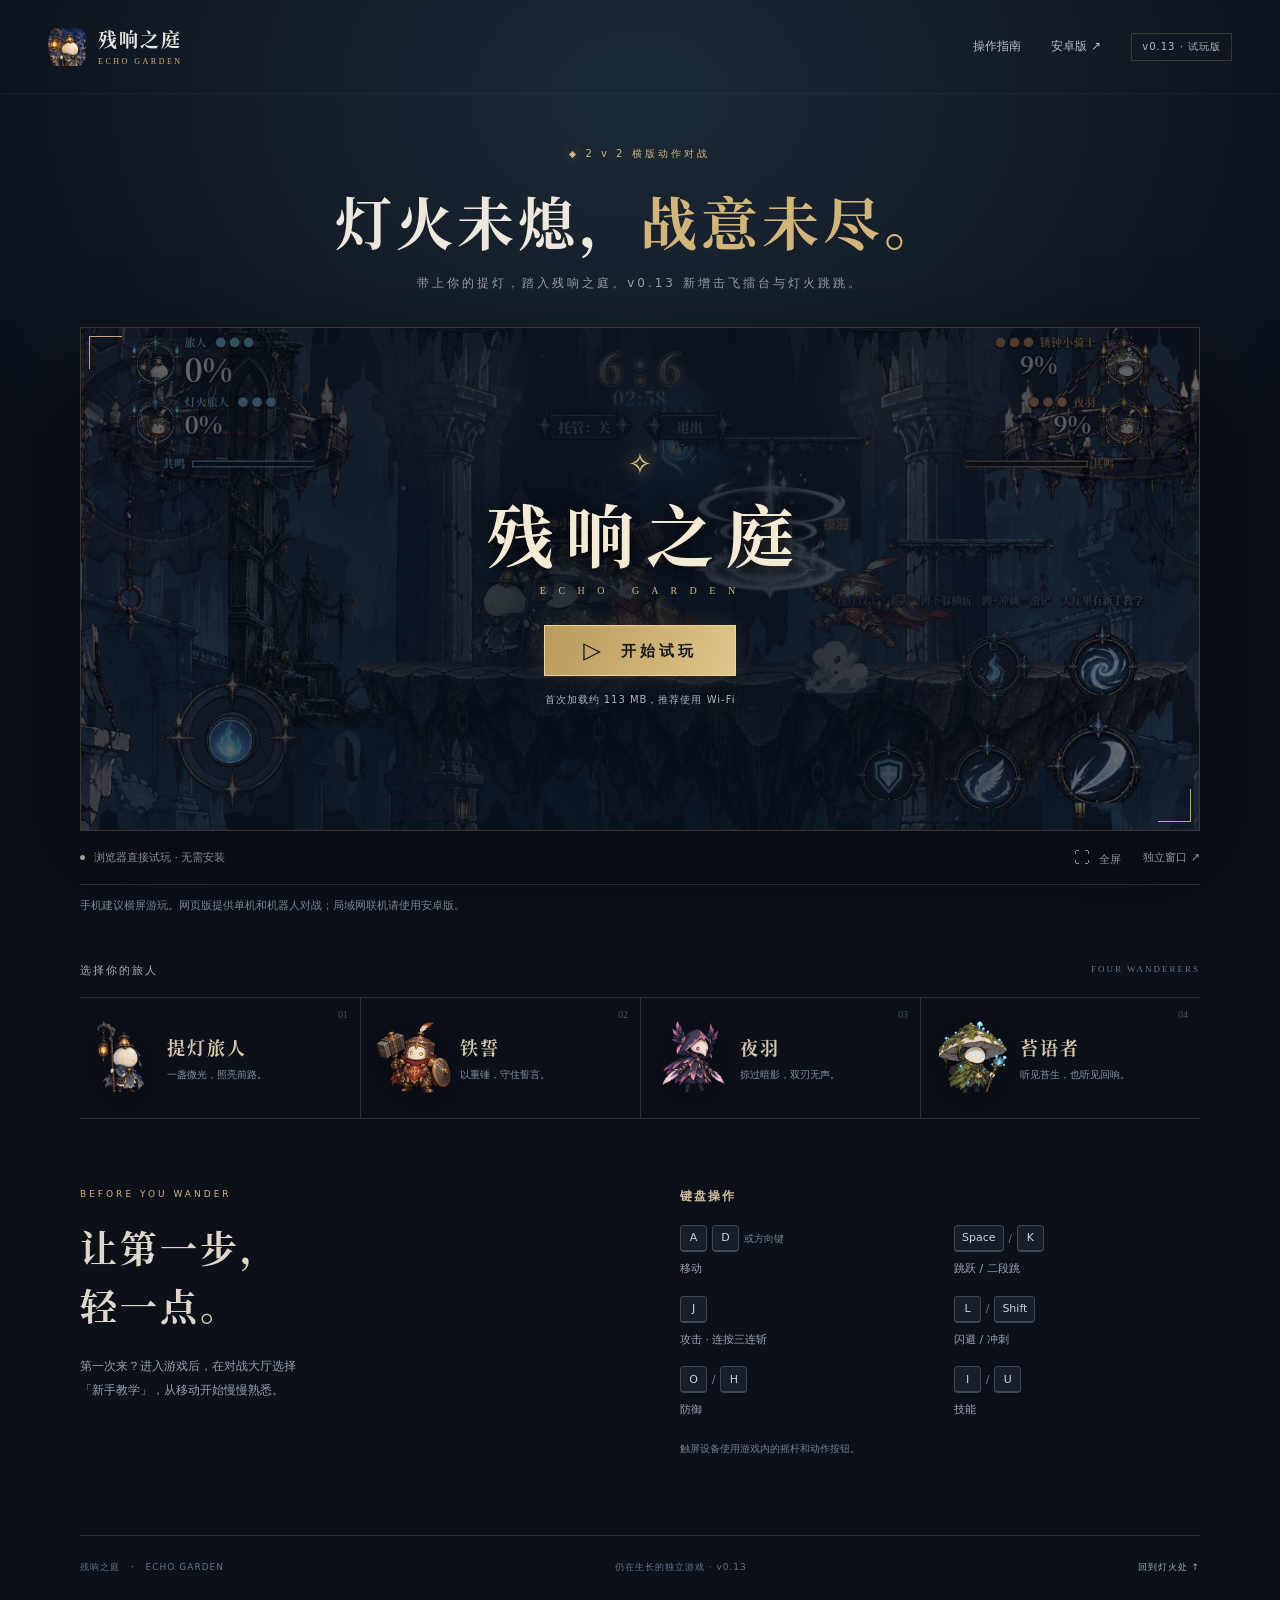
<file: index.html>
<!doctype html>
<html lang="zh-CN">
<head>
  <meta charset="utf-8">
  <meta name="viewport" content="width=device-width, initial-scale=1, viewport-fit=cover">
  <meta name="theme-color" content="#0b1019">
  <meta name="description" content="《残响之庭》2v2 横版动作对战。选择提灯旅人、铁誓、夜羽或苔语者，在浏览器里踏入残响之庭。">
  <meta property="og:title" content="残响之庭 · ECHO GARDEN">
  <meta property="og:description" content="灯火未熄，战意未尽。打开浏览器，即刻试玩。">
  <meta property="og:image" content="https://aqiao021.github.io/canxiang/assets/battle.png">
  <title>残响之庭 · ECHO GARDEN</title>
  <link rel="icon" href="assets/icon.png" type="image/png">
  <link rel="stylesheet" href="style.css">
  <script src="app.js?v=0.13" defer></script>
</head>
<body>
  <a class="skip" href="#play">跳到游戏</a>
  <header class="site-header">
    <a class="brand" href="./" aria-label="残响之庭首页"><img src="assets/icon.png" alt="" width="38" height="38"><span>残响之庭<small>ECHO GARDEN</small></span></a>
    <nav aria-label="主导航"><a href="#guide">操作指南</a><a href="https://github.com/Aqiao021/canxiang/releases/download/v0.13/canxiang_v0.13_debug.apk" download>安卓版 <span aria-hidden="true">↗</span></a><span class="version">v0.13 · 试玩版</span></nav>
  </header>
  <main>
    <section class="intro" aria-labelledby="title">
      <p class="eyebrow"><span></span> 2 v 2 横版动作对战</p>
      <h1 id="title">灯火未熄，<em>战意未尽。</em></h1>
      <p class="intro-copy">带上你的提灯，踏入残响之庭。v0.13 新增击飞擂台与灯火跳跳。</p>
    </section>
    <section class="play-area" id="play" aria-label="游戏试玩">
      <div class="player" id="player">
        <img class="poster" src="assets/battle.png" alt="残响之庭真实对战画面：四位旅人在古老大厅中交锋" width="1600" height="720" fetchpriority="high">
        <div class="start-screen" id="start-screen">
          <span class="sigil" aria-hidden="true">✧</span>
          <p class="player-wordmark">残响之庭</p>
          <p class="player-subtitle">E C H O &nbsp; G A R D E N</p>
          <button class="start-button" id="start" type="button"><span aria-hidden="true">▷</span> 开始试玩</button>
          <p class="load-note" id="load-note">首次加载约 113 MB，推荐使用 Wi-Fi</p>
        </div>
        <div class="loading-screen" id="loading-screen" hidden>
          <span class="loading-lantern" aria-hidden="true">✧</span>
          <p id="loading-label" role="status" aria-live="polite">正在点亮提灯…</p>
          <progress id="load-progress" max="100" aria-label="游戏加载进度"></progress>
          <p class="loading-detail" id="loading-detail">正在加载游戏资源，请稍候</p>
          <button id="retry" class="secondary-button" hidden type="button">重新加载</button>
        </div>
        <div id="game-mount"></div>
      </div>
      <div class="player-toolbar"><p><span class="status-dot"></span><span id="play-status">浏览器直接试玩 · 无需安装</span></p><div><button id="fullscreen" type="button" aria-label="游戏全屏">⛶ <span>全屏</span></button><a href="game/index.html" target="_blank" rel="noopener">独立窗口 ↗</a></div></div>
      <p class="mobile-note">手机建议横屏游玩。网页版提供单机和机器人对战；局域网联机请使用安卓版。</p>
    </section>
    <section class="characters" aria-label="四位可选角色">
      <div class="section-label"><span>选择你的旅人</span><span>FOUR WANDERERS</span></div>
      <div class="character-list">
        <article><img src="assets/lantern.png" alt="提灯旅人" width="112" height="112" loading="lazy"><div><h2>提灯旅人</h2><p>一盏微光，照亮前路。</p></div><span class="character-number">01</span></article>
        <article><img src="assets/iron.png" alt="铁誓" width="112" height="112" loading="lazy"><div><h2>铁誓</h2><p>以重锤，守住誓言。</p></div><span class="character-number">02</span></article>
        <article><img src="assets/shadow.png" alt="夜羽" width="112" height="112" loading="lazy"><div><h2>夜羽</h2><p>掠过暗影，双刃无声。</p></div><span class="character-number">03</span></article>
        <article><img src="assets/moss.png" alt="苔语者" width="112" height="112" loading="lazy"><div><h2>苔语者</h2><p>听见苔生，也听见回响。</p></div><span class="character-number">04</span></article>
      </div>
    </section>
    <section class="guide" id="guide" aria-labelledby="guide-title">
      <div><p class="eyebrow">BEFORE YOU WANDER</p><h2 id="guide-title">让第一步，<br>轻一点。</h2><p>第一次来？进入游戏后，在对战大厅选择<br>「新手教学」，从移动开始慢慢熟悉。</p></div>
      <div class="controls"><h3>键盘操作</h3><dl><div><dt><kbd>A</kbd><kbd>D</kbd> <span>或方向键</span></dt><dd>移动</dd></div><div><dt><kbd>Space</kbd><span> / </span><kbd>K</kbd></dt><dd>跳跃 / 二段跳</dd></div><div><dt><kbd>J</kbd></dt><dd>攻击 · 连按三连斩</dd></div><div><dt><kbd>L</kbd><span> / </span><kbd>Shift</kbd></dt><dd>闪避 / 冲刺</dd></div><div><dt><kbd>O</kbd><span> / </span><kbd>H</kbd></dt><dd>防御</dd></div><div><dt><kbd>I</kbd><span> / </span><kbd>U</kbd></dt><dd>技能</dd></div></dl><p>触屏设备使用游戏内的摇杆和动作按钮。</p></div>
    </section>
    <footer><span>残响之庭 <span class="footer-dot">·</span> ECHO GARDEN</span><p>仍在生长的独立游戏 · v0.13</p><a href="#play">回到灯火处 ↑</a></footer>
  </main>
</body>
</html>
</file>
<file: style.css>
@font-face{font-family:Garden;src:url('assets/garden.otf') format('opentype');font-weight:700;font-display:swap}
:root{color-scheme:dark;--bg:#0b1019;--text:#e7e6e2;--muted:#98a0ac;--gold:#d3b579;--line:#29303b;--serif:Garden,'Songti SC','SimSun',serif}
*{box-sizing:border-box}html{scroll-behavior:smooth;scroll-padding-top:24px}body{margin:0;background:radial-gradient(ellipse 60% 35% at 50% 6%,#1b2936 0,transparent 100%),var(--bg);color:var(--text);font-family:system-ui,-apple-system,'Segoe UI','Microsoft YaHei',sans-serif;font-size:14px;line-height:1.6}a{color:inherit;text-decoration:none}button{font:inherit;color:inherit;cursor:pointer}button:disabled{cursor:wait}a,button{-webkit-tap-highlight-color:transparent}a:focus-visible,button:focus-visible{outline:2px solid #f2ce89;outline-offset:5px}.skip{position:absolute;top:-60px;left:16px;background:var(--gold);color:var(--bg);padding:12px;z-index:20}.skip:focus{top:10px}[hidden]{display:none!important}.site-header{max-width:1280px;margin:auto;min-height:94px;padding:20px 48px;display:flex;align-items:center;justify-content:space-between;border-bottom:1px solid #9eb1c010}.brand{display:flex;align-items:center;gap:12px}.brand img{border-radius:9px}.brand span{font-family:var(--serif);font-size:19px;letter-spacing:2px}.brand small{display:block;font-family:Georgia,serif;font-size:8px;letter-spacing:2.5px;color:var(--gold);margin-top:1px}nav{display:flex;align-items:center;gap:30px;font-size:12px;color:#b6bdc6}nav a:hover{color:var(--gold)}.version{font-size:10px;letter-spacing:1px;color:#afbbbd;border:1px solid #d3b57935;padding:5px 10px}.intro{text-align:center;padding:52px 20px 34px}.eyebrow{display:flex;justify-content:center;align-items:center;gap:10px;font-size:10px;letter-spacing:3px;color:var(--gold);margin:0 0 17px}.eyebrow>span{width:5px;height:5px;background:var(--gold);transform:rotate(45deg);box-shadow:0 0 12px #ecbb6270}h1{font-family:var(--serif);font-weight:700;font-size:clamp(34px,4.5vw,57px);letter-spacing:4px;line-height:1.45;margin:0;color:#eee8dc}h1 em{font-style:normal;color:var(--gold)}.intro-copy{font-size:12px;color:var(--muted);letter-spacing:3px;margin:12px 0 0}main{max-width:1184px;margin:auto;padding:0 32px}.play-area{scroll-margin-top:20px}.player{width:100%;aspect-ratio:20/9;position:relative;overflow:hidden;background:#070b12;border:1px solid #b79b624d;box-shadow:0 25px 80px #0006}.player:before,.player:after{content:'';position:absolute;z-index:6;width:32px;height:32px;pointer-events:none;border-color:#cba568;border-style:solid}.player:before{top:8px;left:8px;border-width:1px 0 0 1px}.player:after{bottom:8px;right:8px;border-width:0 1px 1px 0}.poster{width:100%;height:100%;object-fit:cover;opacity:.72;display:block;filter:saturate(.7)}.start-screen,.loading-screen{position:absolute;inset:0;display:flex;flex-direction:column;align-items:center;justify-content:center;text-align:center;background:linear-gradient(90deg,#07101c66,#07101cc9 40%,#07101cc9 60%,#07101c66);z-index:3}.sigil{color:#e4c481;font-size:29px;line-height:1;text-shadow:0 0 16px #c8a965}.player-wordmark{font-family:var(--serif);font-size:clamp(30px,5.3vw,69px);line-height:1.2;letter-spacing:12px;margin:13px 0 10px 12px;color:#f5ead3;text-shadow:0 3px 20px #000}.player-subtitle{font-family:Georgia,serif;color:#c9b58d;font-size:10px;margin:0 0 26px;letter-spacing:5px}.start-button{display:flex;align-items:center;gap:16px;justify-content:center;border:1px solid #eed19b;box-shadow:0 0 25px #d9b06525,inset 0 0 20px #f4dd9e16;background:linear-gradient(110deg,#b8995c,#e0c58a);color:#171a1d;min-height:51px;min-width:192px;font-size:15px;font-weight:700;letter-spacing:4px;transition:filter .2s,transform .2s}.start-button:hover{filter:brightness(1.13);transform:translateY(-2px)}.start-button>span{font-size:23px;font-weight:400;line-height:1}.load-note{font-size:10px;color:#b0b6bf;letter-spacing:1px;margin:16px 8px 0}.player-toolbar{display:flex;align-items:center;justify-content:space-between;gap:16px;min-height:54px;border-bottom:1px solid var(--line);font-size:11px;color:#a6afba}.player-toolbar p{display:flex;align-items:center;gap:9px;margin:0}.status-dot{width:5px;height:5px;border-radius:50%;background:#97b6a2}.player-toolbar>div{display:flex;align-items:center;gap:22px}.player-toolbar button{border:none;background:transparent;color:inherit;padding:10px 0;font-size:16px}.player-toolbar button span{font-size:11px;margin-left:4px}.player-toolbar a:hover,.player-toolbar button:hover{color:var(--gold)}.mobile-note{font-size:11px;color:#7f8a9b;margin:12px 0 0}.characters{margin:48px 0 0}.section-label{display:flex;justify-content:space-between;color:#a9afba;font-size:11px;letter-spacing:2px;margin-bottom:17px}.section-label>span:last-child{font-family:Georgia,serif;font-size:9px;color:#667387}.character-list{display:grid;grid-template-columns:repeat(4,1fr);border-top:1px solid var(--line);border-bottom:1px solid var(--line)}.character-list article{display:flex;position:relative;align-items:center;gap:7px;min-width:0;padding:20px 12px 20px 0}.character-list article+article{border-left:1px solid var(--line);padding-left:12px}.character-list img{width:80px;height:80px;object-fit:contain;flex-shrink:0;filter:drop-shadow(0 6px 15px #0005)}.character-list h2{font-family:var(--serif);font-size:18px;letter-spacing:2px;margin:0 0 5px;color:#d9c9ac}.character-list p{font-size:10px;color:#8793a4;margin:0;white-space:nowrap}.character-number{position:absolute;right:12px;top:9px;color:#465161;font-family:Georgia,serif;font-size:10px}.guide{display:grid;grid-template-columns:1fr 1fr;gap:80px;padding:68px 0 66px;border-bottom:1px solid var(--line)}.guide .eyebrow{justify-content:start;font-size:9px;margin-bottom:18px}.guide h2{font-family:var(--serif);font-size:37px;line-height:1.55;letter-spacing:3px;margin:0 0 20px;color:#ded6c9}.guide>div>p:last-child{font-size:12px;line-height:2;color:#98a0ac}.controls h3{font-size:12px;letter-spacing:2px;color:#cdbd9f;margin:0 0 18px}.controls dl{margin:0;display:grid;grid-template-columns:1fr 1fr;gap:17px 28px}.controls dl>div{display:flex;flex-direction:column;gap:7px}.controls dt{display:flex;gap:5px;align-items:center;color:#778395;min-height:29px}.controls dt span{font-size:10px}kbd{font-family:inherit;font-size:11px;display:inline-flex;align-items:center;justify-content:center;min-width:27px;height:27px;padding:0 7px;border:1px solid #3d4653;border-bottom-width:2px;border-radius:4px;background:#171e29;color:#cdd3db}.controls dd{margin:0;color:#9ca7b7;font-size:11px}.controls>p{margin-top:20px;font-size:10px!important;color:#718092!important}footer{display:flex;gap:24px;align-items:center;justify-content:space-between;padding:24px 0 30px;font-size:9px;color:#667387;letter-spacing:1px}footer p{margin:0}.footer-dot{margin:0 7px;color:#b69964}footer a{color:#9caaad}#game-mount{position:absolute;inset:0;z-index:2}#game-mount:empty{display:none}#game-mount iframe{width:100%;height:100%;border:0;background:#070b12;display:block}.loading-screen{z-index:4;background:#0b111bec}.loading-lantern{color:var(--gold);font-size:40px;animation:breathe 2s ease-in-out infinite}.loading-screen p{letter-spacing:1px;color:#cbbb9d}.loading-detail{font-size:11px;color:#8492a4!important;max-width:90%;overflow-wrap:anywhere}.loading-screen progress{width:220px;max-width:70%;height:3px;border:0;background:#29313f;accent-color:#d3b579}.loading-screen progress::-webkit-progress-bar{background:#29313f}.loading-screen progress::-webkit-progress-value{background:var(--gold)}.secondary-button{background:transparent;border:1px solid #b59e72;padding:8px 20px;color:var(--gold)}.player:fullscreen{border:0;aspect-ratio:auto;width:100%;height:100%;background:#070b12}.player:fullscreen iframe{width:100%;height:100%}@keyframes breathe{50%{opacity:.35;transform:scale(.9)}}@media(prefers-reduced-motion:reduce){html{scroll-behavior:auto}*{animation:none!important;transition:none!important}}
@media(max-width:850px){.site-header{padding:16px 25px;min-height:80px}nav{gap:20px}.intro{padding-top:35px}.character-list{grid-template-columns:repeat(2,1fr)}.character-list article:nth-child(3){border-left:0;border-top:1px solid var(--line)}.character-list article:nth-child(4){border-top:1px solid var(--line)}.character-list img{width:85px;height:85px}.guide{gap:35px}.player-subtitle{margin-bottom:18px}}
@media(max-width:560px){.site-header{padding:14px 18px;min-height:76px}.brand img{width:33px;height:33px}.brand{gap:9px}.brand span{font-size:17px}.brand small{font-size:7px}nav{gap:16px}nav>a:first-child{display:none}.version{display:none}nav a{font-size:11px}main{padding:0 16px}.intro{padding:28px 0 24px}.eyebrow{font-size:9px;letter-spacing:2px;margin-bottom:12px}h1{font-size:29px;letter-spacing:2px}.intro-copy{font-size:10px;letter-spacing:1.8px;margin-top:10px}.player{aspect-ratio:16/10}.sigil{font-size:21px}.player-wordmark{font-size:36px;letter-spacing:7px;margin:8px 0 8px 7px}.player-subtitle{font-size:7px;letter-spacing:2px;margin-bottom:16px}.start-button{min-height:42px;min-width:160px;font-size:12px;letter-spacing:3px}.start-button>span{font-size:20px}.load-note{font-size:8px;margin-top:12px}.player-toolbar{font-size:9px;min-height:50px;gap:8px}.player-toolbar>div{gap:14px}.player-toolbar button span{font-size:9px}.mobile-note{font-size:10px;line-height:1.8}.characters{margin-top:30px}.section-label{font-size:10px;margin-bottom:10px}.section-label>span:last-child{font-size:8px}.character-list article{padding:17px 3px 17px 0;gap:0}.character-list article+article{padding-left:7px}.character-list article:nth-child(3){padding-left:0}.character-list img{width:66px;height:76px}.character-list h2{font-size:16px;letter-spacing:1px}.character-list p{font-size:8px}.character-number{right:6px;top:7px;font-size:8px}.guide{grid-template-columns:1fr;padding:42px 0;gap:25px}.guide h2{font-size:29px;line-height:1.6}.guide h2 br{display:none}.guide>div>p:last-child{font-size:11px}.guide>div>p:last-child br{display:none}.controls dl{gap:18px 18px}.controls h3{font-size:11px}footer{flex-wrap:wrap;gap:10px;padding:22px 0;font-size:8px}footer p{order:3;flex-basis:100%}.loading-screen p{font-size:12px}.loading-detail{font-size:10px!important}}
</file>
